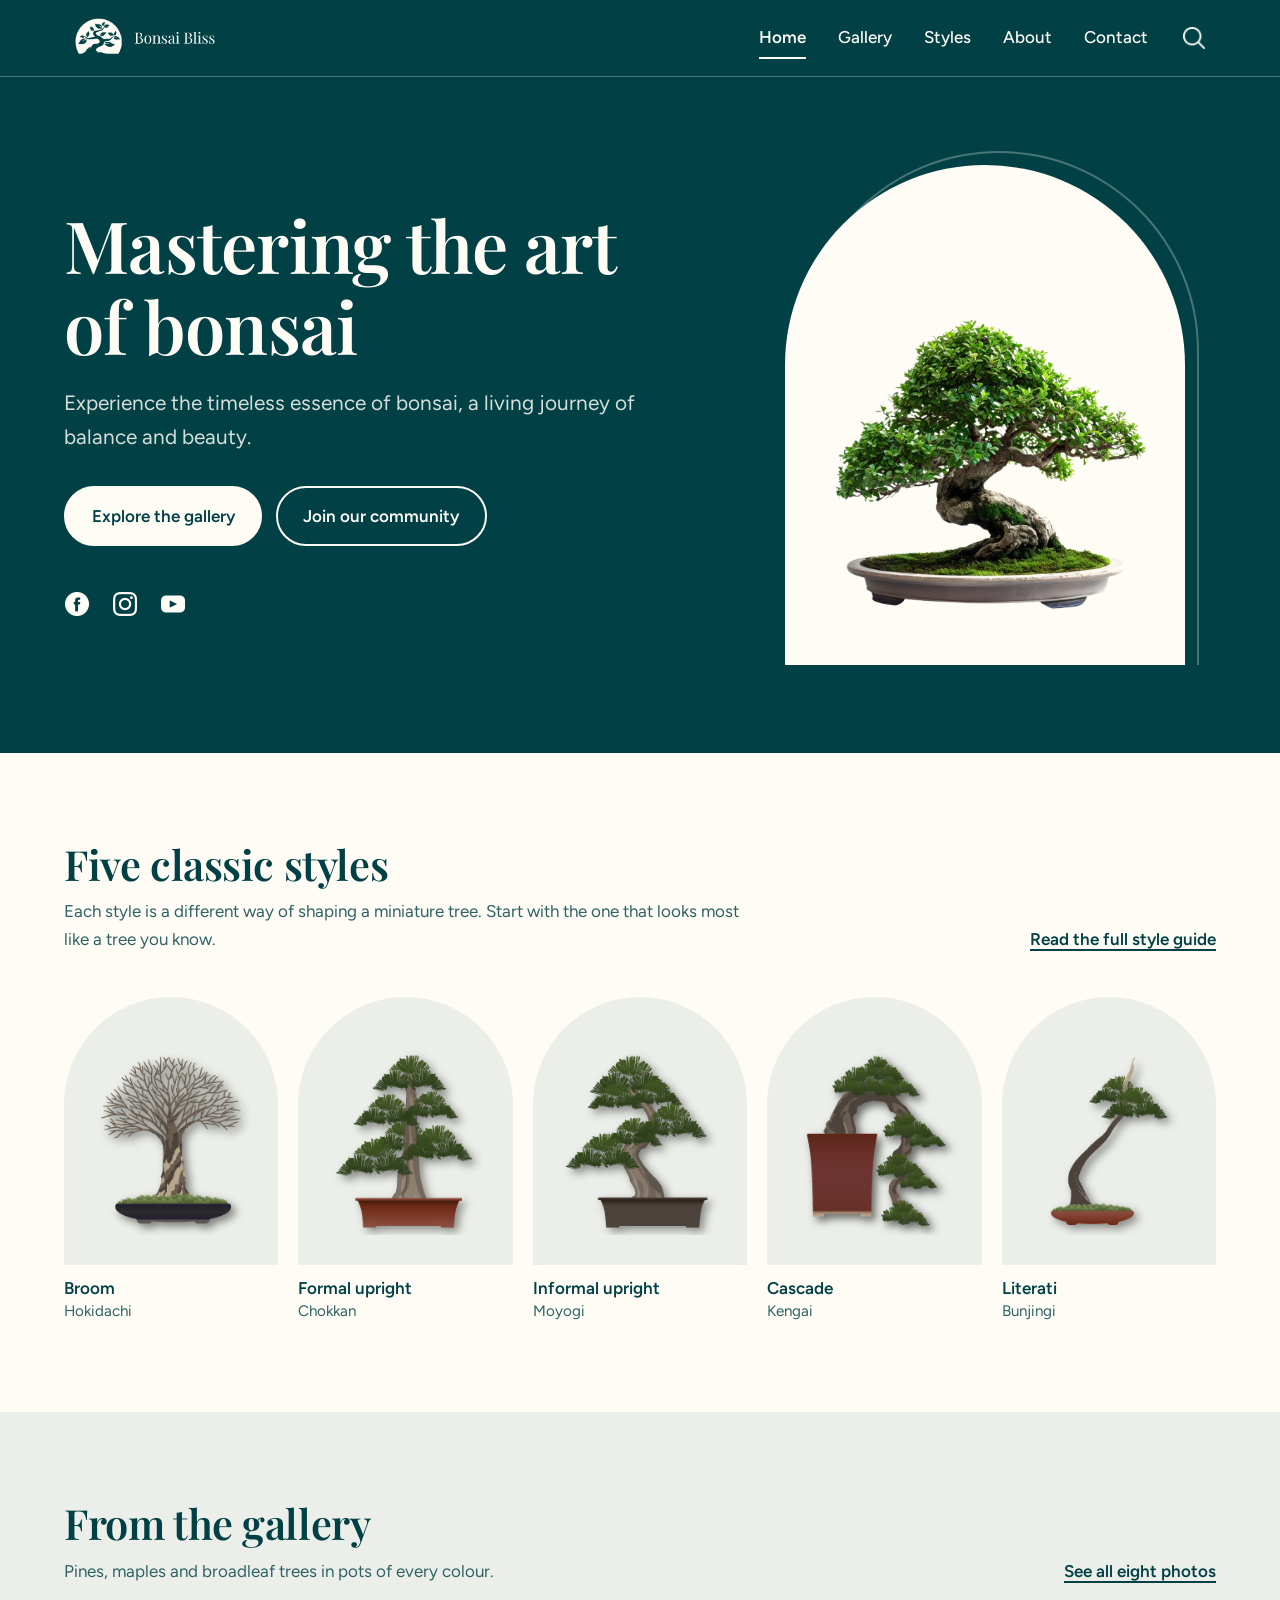
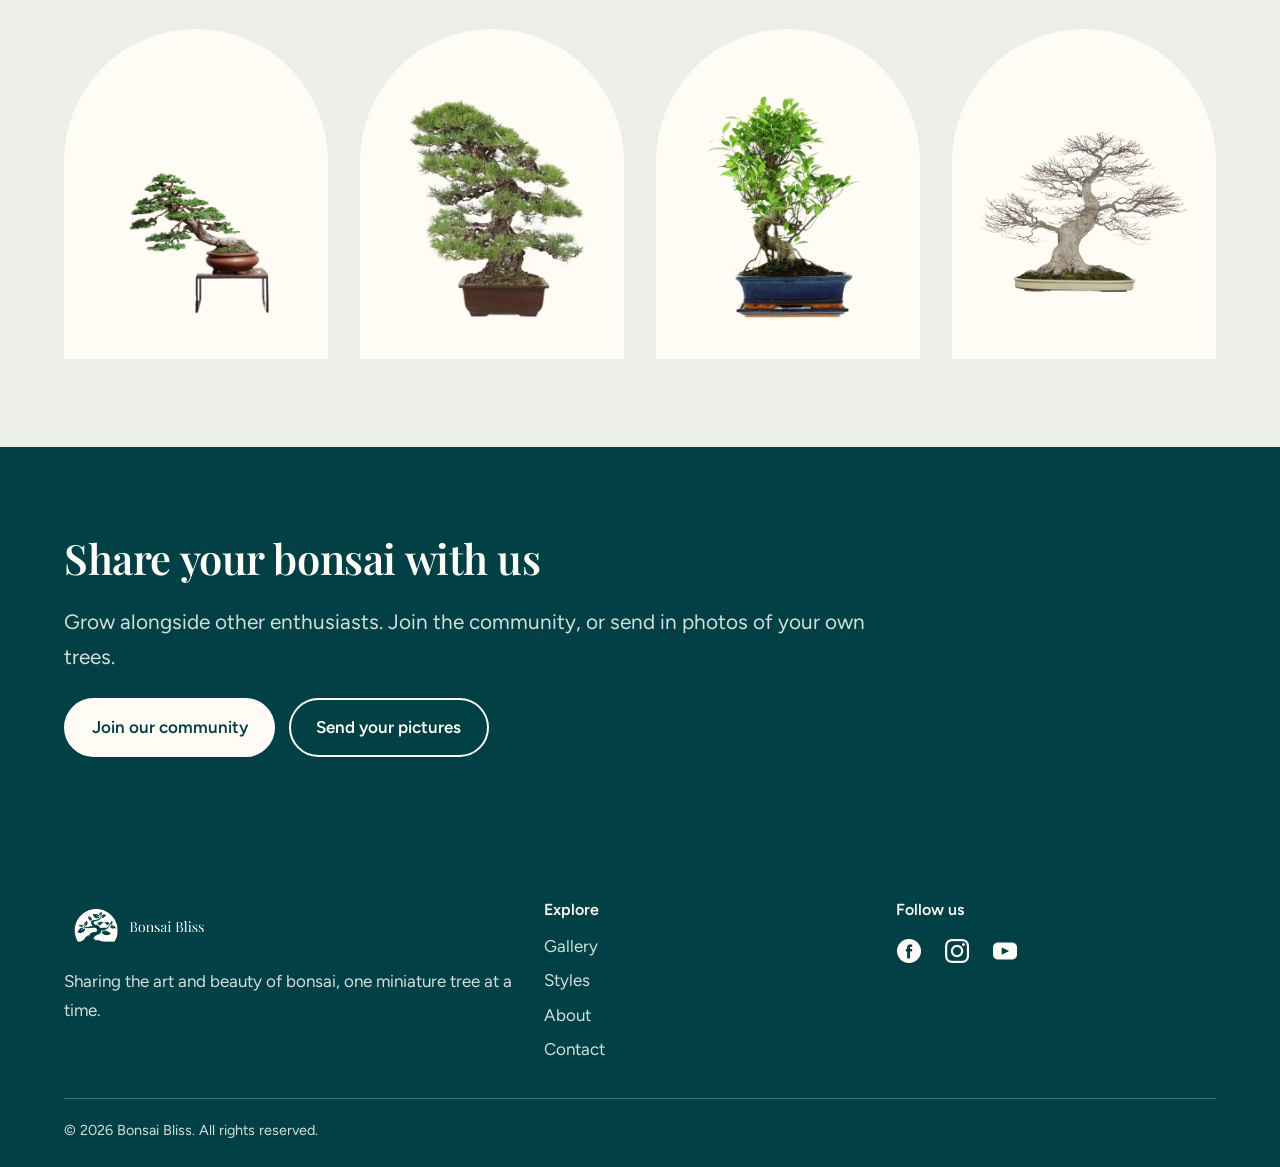
<file: index.html>
<!DOCTYPE html>
<html lang="en">
<head>
  <meta charset="UTF-8">
  <meta name="viewport" content="width=device-width, initial-scale=1.0">
  <title>Bonsai Bliss | Mastering the art of bonsai</title>
  <meta name="description" content="Bonsai Bliss shares the art and beauty of bonsai with guides to classic styles, a photo gallery and a welcoming community.">
  <meta name="theme-color" content="#014045">
  <link rel="icon" href="images/favicon.png" type="image/png">
  <link rel="preconnect" href="https://fonts.googleapis.com">
  <link rel="preconnect" href="https://fonts.gstatic.com" crossorigin>
  <link rel="stylesheet" href="https://fonts.googleapis.com/css2?family=Figtree:wght@400;500;600&family=Playfair+Display:ital,wght@0,500;0,600;0,700;1,500&display=swap">
  <link rel="stylesheet" href="css/site.css">
  <script>document.documentElement.classList.add("js");</script>
</head>
<body>
  <a class="skip" href="#main">Skip to content</a>

  <header class="site-header on-teal">
    <div class="wrap bar">
      <a class="brand" href="index.html" aria-label="Bonsai Bliss home"><img src="images/logo-bone.png" alt="Bonsai Bliss" width="167" height="56"></a>
      <nav class="site-nav" id="site-nav" aria-label="Main">
        <ul>
          <li><a href="index.html" aria-current="page">Home</a></li>
          <li><a href="gallery.html">Gallery</a></li>
          <li><a href="styles.html">Styles</a></li>
          <li><a href="about.html">About</a></li>
          <li><a href="contact.html">Contact</a></li>
        </ul>
      </nav>
      <div class="tools">
        <button class="icon-btn" type="button" data-search-open aria-label="Search the site"><img src="images/icons/search-bone.png" alt="" width="22" height="22"></button>
        <button class="icon-btn nav-toggle" type="button" aria-expanded="false" aria-controls="site-nav" aria-label="Menu"><img src="images/icons/menu-burger-bone.png" alt="" width="22" height="22"></button>
      </div>
    </div>
  </header>

  <main id="main">
    <section class="hero on-teal">
      <div class="wrap">
        <div>
          <h1>Mastering the art of bonsai</h1>
          <p class="lead">Experience the timeless essence of bonsai, a living journey of balance and beauty.</p>
          <div class="btn-row">
            <a class="btn" href="gallery.html">Explore the gallery</a>
            <a class="btn btn-ghost" href="contact.html">Join our community</a>
          </div>
          <div class="socials" aria-label="Follow Bonsai Bliss">
            <a href="#" aria-label="Facebook"><img src="images/icons/fb-bone.png" alt="" width="24" height="24"></a>
            <a href="#" aria-label="Instagram"><img src="images/icons/insta-bone.png" alt="" width="24" height="24"></a>
            <a href="#" aria-label="YouTube"><img src="images/icons/youtube-bone.png" alt="" width="24" height="24"></a>
          </div>
        </div>
        <div class="hero-art">
          <div class="arch"><img src="images/hero-bonsai.png" alt="A bonsai tree with a thick, curving trunk and a full green canopy in a shallow dish" width="500" height="500"></div>
        </div>
      </div>
    </section>

    <section class="section">
      <div class="wrap">
        <div class="section-head">
          <div>
            <h2>Five classic styles</h2>
            <p class="muted">Each style is a different way of shaping a miniature tree. Start with the one that looks most like a tree you know.</p>
          </div>
          <a class="text-link" href="styles.html">Read the full style guide</a>
        </div>
        <ul class="style-strip">
          <li><a href="styles.html#broom"><span class="arch arch--multiply"><img src="images/styles/style1.jpg" alt="" width="216" height="224" loading="lazy"></span><span class="name">Broom</span><span class="jp">Hokidachi</span></a></li>
          <li><a href="styles.html#formal-upright"><span class="arch arch--multiply"><img src="images/styles/style2.jpg" alt="" width="216" height="224" loading="lazy"></span><span class="name">Formal upright</span><span class="jp">Chokkan</span></a></li>
          <li><a href="styles.html#informal-upright"><span class="arch arch--multiply"><img src="images/styles/style3.jpg" alt="" width="216" height="224" loading="lazy"></span><span class="name">Informal upright</span><span class="jp">Moyogi</span></a></li>
          <li><a href="styles.html#cascade"><span class="arch arch--multiply"><img src="images/styles/style4.jpg" alt="" width="216" height="224" loading="lazy"></span><span class="name">Cascade</span><span class="jp">Kengai</span></a></li>
          <li><a href="styles.html#literati"><span class="arch arch--multiply"><img src="images/styles/style5.jpg" alt="" width="216" height="224" loading="lazy"></span><span class="name">Literati</span><span class="jp">Bunjingi</span></a></li>
        </ul>
      </div>
    </section>

    <section class="section section--mist">
      <div class="wrap">
        <div class="section-head">
          <div>
            <h2>From the gallery</h2>
            <p class="muted">Pines, maples and broadleaf trees in pots of every colour.</p>
          </div>
          <a class="text-link" href="gallery.html">See all eight photos</a>
        </div>
        <ul class="tiles tiles--preview">
          <li><a class="tile" href="gallery.html"><span class="arch" style="background:var(--bone)"><img src="images/gallery/bonsai1.png" alt="Windswept evergreen bonsai on a wooden stand" width="500" height="500" loading="lazy"></span></a></li>
          <li><a class="tile" href="gallery.html"><span class="arch" style="background:var(--bone)"><img src="images/gallery/bonsai5.png" alt="Layered pine bonsai in a brown rectangular pot" width="500" height="500" loading="lazy"></span></a></li>
          <li><a class="tile" href="gallery.html"><span class="arch" style="background:var(--bone)"><img src="images/gallery/bonsai7.png" alt="Twisted-trunk broadleaf bonsai in a blue pot" width="500" height="500" loading="lazy"></span></a></li>
          <li><a class="tile" href="gallery.html"><span class="arch" style="background:var(--bone)"><img src="images/gallery/bonsai2.png" alt="Bare-branched deciduous bonsai in winter" width="569" height="438" loading="lazy"></span></a></li>
        </ul>
      </div>
    </section>

    <section class="section section--teal on-teal">
      <div class="wrap" style="display:grid;gap:1.5rem;">
        <h2>Share your bonsai with us</h2>
        <p class="lead">Grow alongside other enthusiasts. Join the community, or send in photos of your own trees.</p>
        <div class="btn-row">
          <a class="btn" href="contact.html">Join our community</a>
          <a class="btn btn-ghost" href="contact.html#message">Send your pictures</a>
        </div>
      </div>
    </section>
  </main>

  <footer class="site-footer on-teal">
    <div class="wrap">
      <div class="cols">
        <div>
          <img class="logo" src="images/logo-bone.png" alt="Bonsai Bliss" width="155" height="52">
          <p class="muted">Sharing the art and beauty of bonsai, one miniature tree at a time.</p>
        </div>
        <nav aria-label="Footer">
          <h2>Explore</h2>
          <ul>
            <li><a href="gallery.html">Gallery</a></li>
            <li><a href="styles.html">Styles</a></li>
            <li><a href="about.html">About</a></li>
            <li><a href="contact.html">Contact</a></li>
          </ul>
        </nav>
        <div>
          <h2>Follow us</h2>
          <div class="socials">
            <a href="#" aria-label="Facebook"><img src="images/icons/fb-bone.png" alt="" width="24" height="24"></a>
            <a href="#" aria-label="Instagram"><img src="images/icons/insta-bone.png" alt="" width="24" height="24"></a>
            <a href="#" aria-label="YouTube"><img src="images/icons/youtube-bone.png" alt="" width="24" height="24"></a>
          </div>
        </div>
      </div>
      <p class="copyright">&copy; <span data-year>2025</span> Bonsai Bliss. All rights reserved.</p>
    </div>
  </footer>

  <script src="js/site.js"></script>
</body>
</html>
</file>
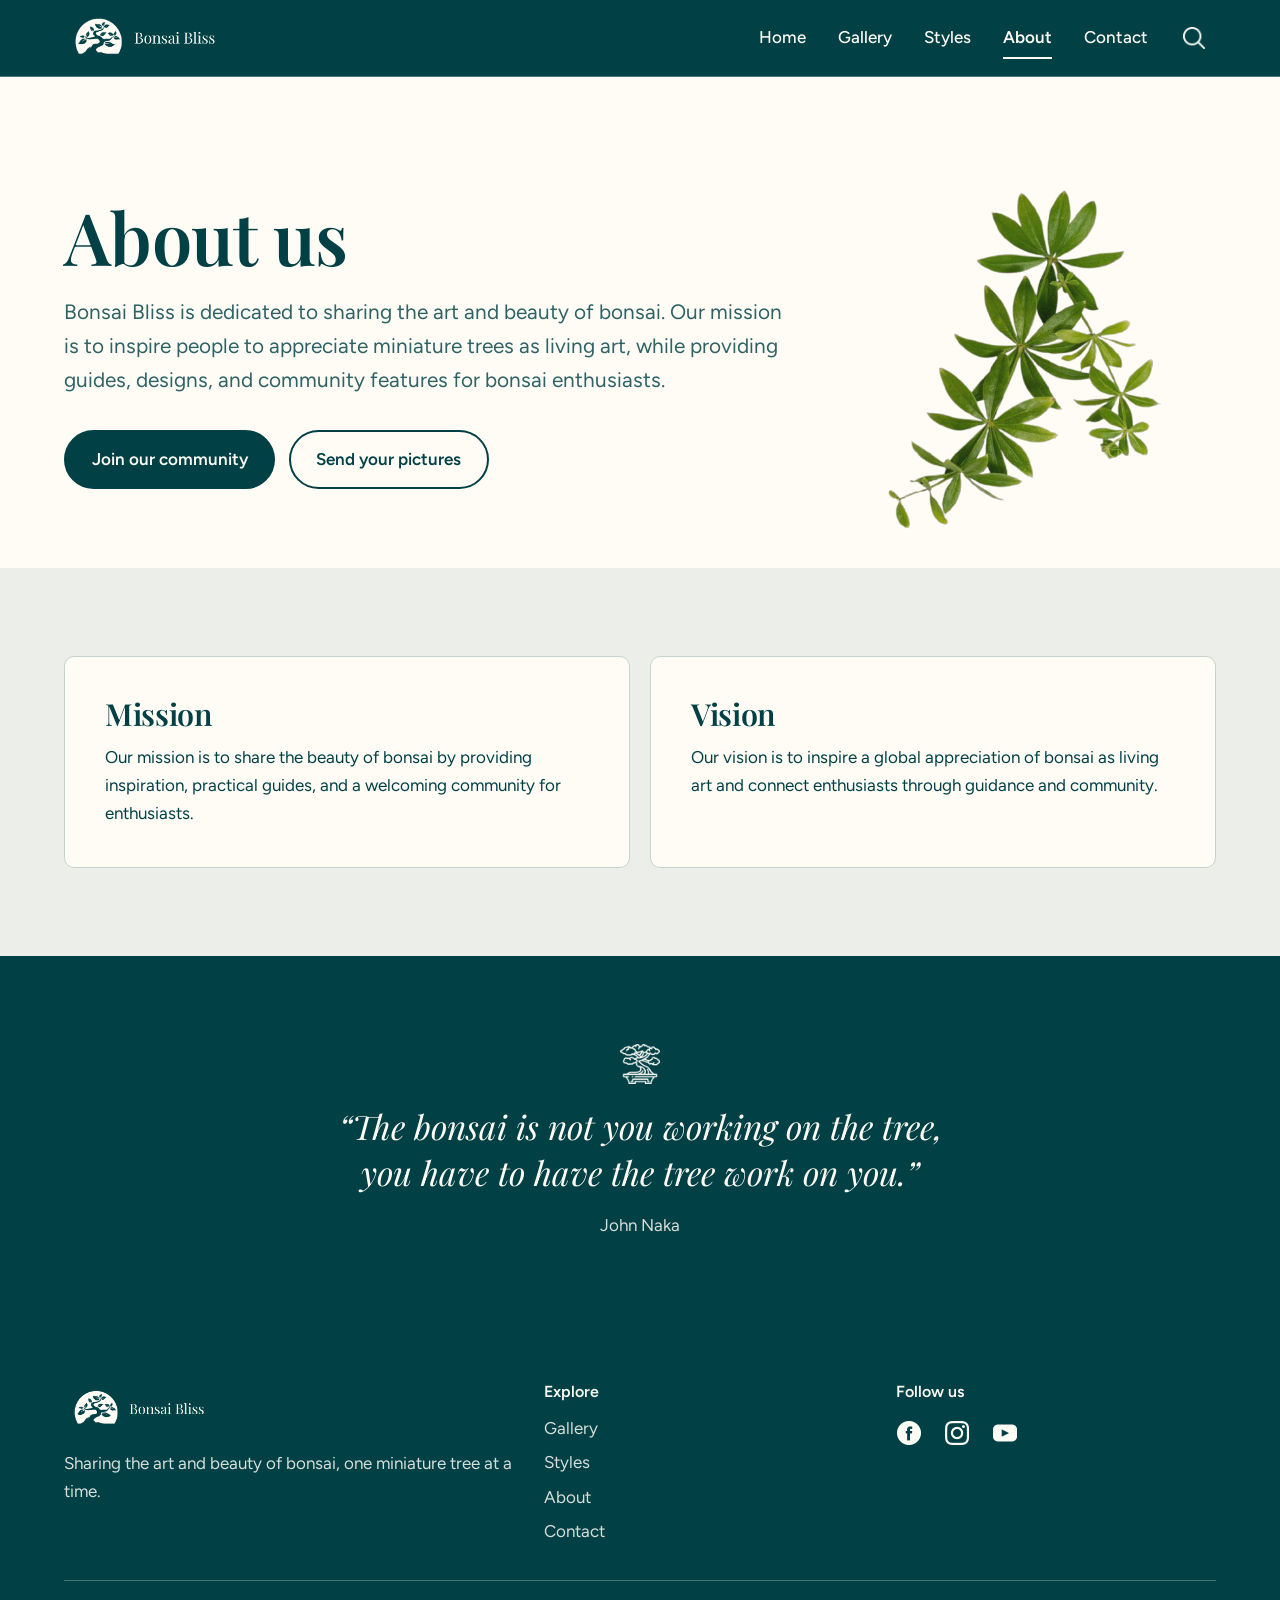
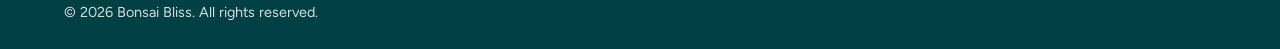
<file: about.html>
<!DOCTYPE html>
<html lang="en">
<head>
  <meta charset="UTF-8">
  <meta name="viewport" content="width=device-width, initial-scale=1.0">
  <title>About us | Bonsai Bliss</title>
  <meta name="description" content="Bonsai Bliss is dedicated to sharing the art and beauty of bonsai. Learn about our mission and vision.">
  <meta name="theme-color" content="#014045">
  <link rel="icon" href="images/favicon.png" type="image/png">
  <link rel="preconnect" href="https://fonts.googleapis.com">
  <link rel="preconnect" href="https://fonts.gstatic.com" crossorigin>
  <link rel="stylesheet" href="https://fonts.googleapis.com/css2?family=Figtree:wght@400;500;600&family=Playfair+Display:ital,wght@0,500;0,600;0,700;1,500&display=swap">
  <link rel="stylesheet" href="css/site.css">
  <script>document.documentElement.classList.add("js");</script>
</head>
<body>
  <a class="skip" href="#main">Skip to content</a>

  <header class="site-header on-teal">
    <div class="wrap bar">
      <a class="brand" href="index.html" aria-label="Bonsai Bliss home"><img src="images/logo-bone.png" alt="Bonsai Bliss" width="167" height="56"></a>
      <nav class="site-nav" id="site-nav" aria-label="Main">
        <ul>
          <li><a href="index.html">Home</a></li>
          <li><a href="gallery.html">Gallery</a></li>
          <li><a href="styles.html">Styles</a></li>
          <li><a href="about.html" aria-current="page">About</a></li>
          <li><a href="contact.html">Contact</a></li>
        </ul>
      </nav>
      <div class="tools">
        <button class="icon-btn" type="button" data-search-open aria-label="Search the site"><img src="images/icons/search-bone.png" alt="" width="22" height="22"></button>
        <button class="icon-btn nav-toggle" type="button" aria-expanded="false" aria-controls="site-nav" aria-label="Menu"><img src="images/icons/menu-burger-bone.png" alt="" width="22" height="22"></button>
      </div>
    </div>
  </header>

  <main id="main">
    <div class="wrap page-head">
      <div class="about-intro">
        <div>
          <h1>About us</h1>
          <p class="lead" style="margin-bottom:2rem">Bonsai Bliss is dedicated to sharing the art and beauty of bonsai. Our mission is to inspire people to appreciate miniature trees as living art, while providing guides, designs, and community features for bonsai enthusiasts.</p>
          <div class="btn-row">
            <a class="btn" href="contact.html">Join our community</a>
            <a class="btn btn-ghost" href="contact.html#message">Send your pictures</a>
          </div>
        </div>
        <img class="leaf" src="images/leaves.png" alt="" width="440" height="567">
      </div>
    </div>

    <section class="section section--mist">
      <div class="wrap pair">
        <div class="panel">
          <h2>Mission</h2>
          <p>Our mission is to share the beauty of bonsai by providing inspiration, practical guides, and a welcoming community for enthusiasts.</p>
        </div>
        <div class="panel">
          <h2>Vision</h2>
          <p>Our vision is to inspire a global appreciation of bonsai as living art and connect enthusiasts through guidance and community.</p>
        </div>
      </div>
    </section>

    <section class="section section--teal on-teal quote">
      <div class="wrap">
        <img src="images/icons/footer-bone.png" alt="" width="40" height="40">
        <figure style="margin:0">
          <blockquote>&ldquo;The bonsai is not you working on the tree, you have to have the tree work on you.&rdquo;</blockquote>
          <figcaption><cite>John Naka</cite></figcaption>
        </figure>
      </div>
    </section>
  </main>

  <footer class="site-footer on-teal">
    <div class="wrap">
      <div class="cols">
        <div>
          <img class="logo" src="images/logo-bone.png" alt="Bonsai Bliss" width="155" height="52">
          <p class="muted">Sharing the art and beauty of bonsai, one miniature tree at a time.</p>
        </div>
        <nav aria-label="Footer">
          <h2>Explore</h2>
          <ul>
            <li><a href="gallery.html">Gallery</a></li>
            <li><a href="styles.html">Styles</a></li>
            <li><a href="about.html">About</a></li>
            <li><a href="contact.html">Contact</a></li>
          </ul>
        </nav>
        <div>
          <h2>Follow us</h2>
          <div class="socials">
            <a href="#" aria-label="Facebook"><img src="images/icons/fb-bone.png" alt="" width="24" height="24"></a>
            <a href="#" aria-label="Instagram"><img src="images/icons/insta-bone.png" alt="" width="24" height="24"></a>
            <a href="#" aria-label="YouTube"><img src="images/icons/youtube-bone.png" alt="" width="24" height="24"></a>
          </div>
        </div>
      </div>
      <p class="copyright">&copy; <span data-year>2025</span> Bonsai Bliss. All rights reserved.</p>
    </div>
  </footer>

  <script src="js/site.js"></script>
</body>
</html>
</file>
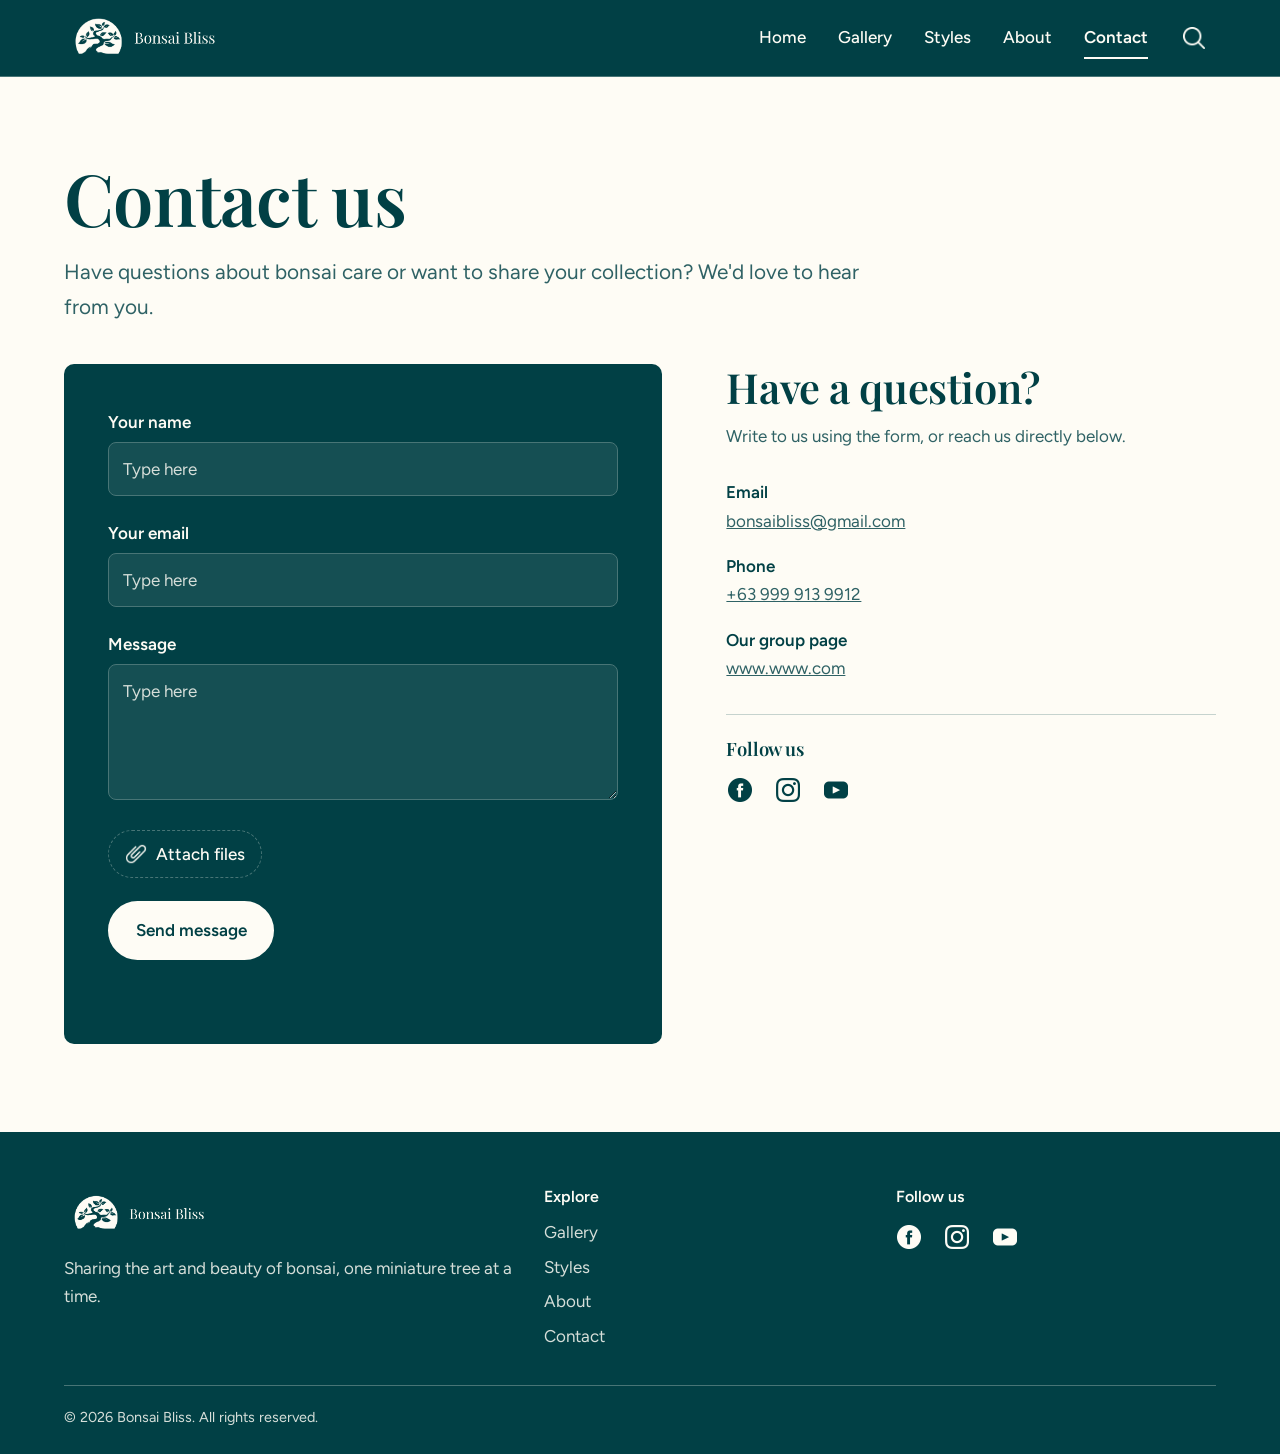
<file: contact.html>
<!DOCTYPE html>
<html lang="en">
<head>
  <meta charset="UTF-8">
  <meta name="viewport" content="width=device-width, initial-scale=1.0">
  <title>Contact us | Bonsai Bliss</title>
  <meta name="description" content="Questions about bonsai care, or want to share your collection? Get in touch with Bonsai Bliss.">
  <meta name="theme-color" content="#014045">
  <link rel="icon" href="images/favicon.png" type="image/png">
  <link rel="preconnect" href="https://fonts.googleapis.com">
  <link rel="preconnect" href="https://fonts.gstatic.com" crossorigin>
  <link rel="stylesheet" href="https://fonts.googleapis.com/css2?family=Figtree:wght@400;500;600&family=Playfair+Display:ital,wght@0,500;0,600;0,700;1,500&display=swap">
  <link rel="stylesheet" href="css/site.css">
  <script>document.documentElement.classList.add("js");</script>
</head>
<body>
  <a class="skip" href="#main">Skip to content</a>

  <header class="site-header on-teal">
    <div class="wrap bar">
      <a class="brand" href="index.html" aria-label="Bonsai Bliss home"><img src="images/logo-bone.png" alt="Bonsai Bliss" width="167" height="56"></a>
      <nav class="site-nav" id="site-nav" aria-label="Main">
        <ul>
          <li><a href="index.html">Home</a></li>
          <li><a href="gallery.html">Gallery</a></li>
          <li><a href="styles.html">Styles</a></li>
          <li><a href="about.html">About</a></li>
          <li><a href="contact.html" aria-current="page">Contact</a></li>
        </ul>
      </nav>
      <div class="tools">
        <button class="icon-btn" type="button" data-search-open aria-label="Search the site"><img src="images/icons/search-bone.png" alt="" width="22" height="22"></button>
        <button class="icon-btn nav-toggle" type="button" aria-expanded="false" aria-controls="site-nav" aria-label="Menu"><img src="images/icons/menu-burger-bone.png" alt="" width="22" height="22"></button>
      </div>
    </div>
  </header>

  <main id="main">
    <div class="wrap page-head">
      <h1>Contact us</h1>
      <p class="lead">Have questions about bonsai care or want to share your collection? We'd love to hear from you.</p>
    </div>

    <div class="wrap contact-grid">
      <div class="form-card on-teal">
        <form id="contact-form" action="#" method="post" novalidate>
          <div class="field">
            <label for="name">Your name</label>
            <input type="text" id="name" name="name" autocomplete="name" required placeholder="Type here">
          </div>
          <div class="field">
            <label for="email">Your email</label>
            <input type="email" id="email" name="email" autocomplete="email" required placeholder="Type here">
          </div>
          <div class="field">
            <label for="message">Message</label>
            <textarea id="message" name="message" required placeholder="Type here"></textarea>
          </div>
          <div class="field">
            <label class="attach">
              <img src="images/icons/attach-bone.png" alt="" width="22" height="22">
              <span>Attach files</span>
              <input type="file" id="file-upload" name="attached_files" multiple>
            </label>
            <p class="file-names" id="file-names"></p>
          </div>
          <button type="submit" class="btn">Send message</button>
          <p class="form-status" id="form-status" role="status" aria-live="polite"></p>
        </form>
      </div>

      <div class="contact-details">
        <h2>Have a question?</h2>
        <p class="muted">Write to us using the form, or reach us directly below.</p>

        <dl class="contact-list">
          <div><dt>Email</dt><dd><a href="mailto:bonsaibliss@gmail.com">bonsaibliss@gmail.com</a></dd></div>
          <div><dt>Phone</dt><dd><a href="tel:+639999139912">+63 999 913 9912</a></dd></div>
          <div><dt>Our group page</dt><dd><a href="http://www.www.com">www.www.com</a></dd></div>
        </dl>

        <div class="follow">
          <h3>Follow us</h3>
          <div class="socials">
            <a href="#" aria-label="Facebook"><img src="images/icons/fb-teal.png" alt="" width="24" height="24"></a>
            <a href="#" aria-label="Instagram"><img src="images/icons/insta-teal.png" alt="" width="24" height="24"></a>
            <a href="#" aria-label="YouTube"><img src="images/icons/youtube-teal.png" alt="" width="24" height="24"></a>
          </div>
        </div>
      </div>
    </div>
  </main>

  <footer class="site-footer on-teal">
    <div class="wrap">
      <div class="cols">
        <div>
          <img class="logo" src="images/logo-bone.png" alt="Bonsai Bliss" width="155" height="52">
          <p class="muted">Sharing the art and beauty of bonsai, one miniature tree at a time.</p>
        </div>
        <nav aria-label="Footer">
          <h2>Explore</h2>
          <ul>
            <li><a href="gallery.html">Gallery</a></li>
            <li><a href="styles.html">Styles</a></li>
            <li><a href="about.html">About</a></li>
            <li><a href="contact.html">Contact</a></li>
          </ul>
        </nav>
        <div>
          <h2>Follow us</h2>
          <div class="socials">
            <a href="#" aria-label="Facebook"><img src="images/icons/fb-bone.png" alt="" width="24" height="24"></a>
            <a href="#" aria-label="Instagram"><img src="images/icons/insta-bone.png" alt="" width="24" height="24"></a>
            <a href="#" aria-label="YouTube"><img src="images/icons/youtube-bone.png" alt="" width="24" height="24"></a>
          </div>
        </div>
      </div>
      <p class="copyright">&copy; <span data-year>2025</span> Bonsai Bliss. All rights reserved.</p>
    </div>
  </footer>

  <script src="js/site.js"></script>
</body>
</html>
</file>
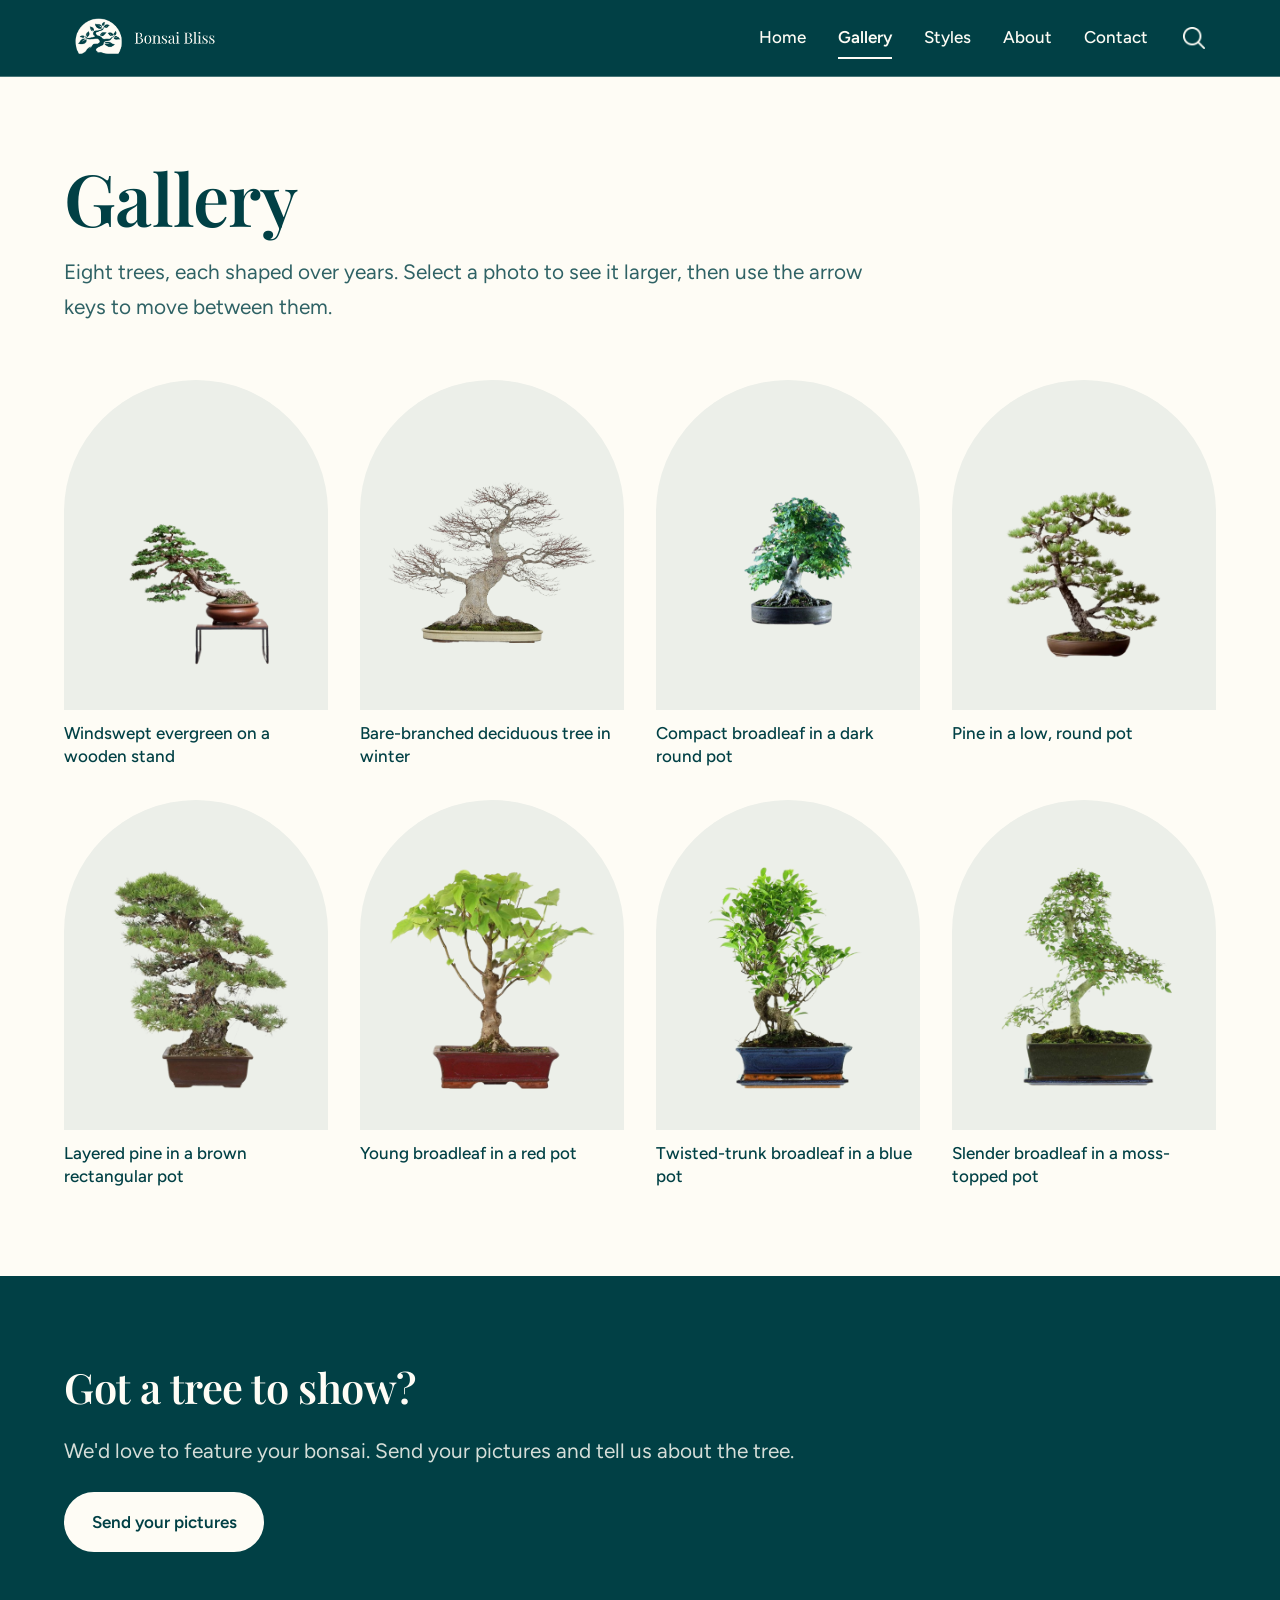
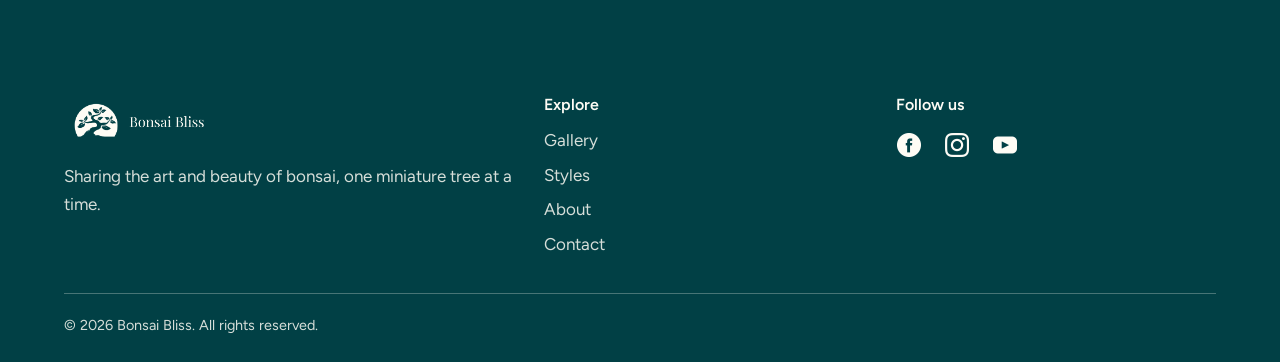
<file: gallery.html>
<!DOCTYPE html>
<html lang="en">
<head>
  <meta charset="UTF-8">
  <meta name="viewport" content="width=device-width, initial-scale=1.0">
  <title>Gallery | Bonsai Bliss</title>
  <meta name="description" content="A gallery of bonsai trees: pines, maples and broadleaf trees in pots of every colour.">
  <meta name="theme-color" content="#014045">
  <link rel="icon" href="images/favicon.png" type="image/png">
  <link rel="preconnect" href="https://fonts.googleapis.com">
  <link rel="preconnect" href="https://fonts.gstatic.com" crossorigin>
  <link rel="stylesheet" href="https://fonts.googleapis.com/css2?family=Figtree:wght@400;500;600&family=Playfair+Display:ital,wght@0,500;0,600;0,700;1,500&display=swap">
  <link rel="stylesheet" href="css/site.css">
  <script>document.documentElement.classList.add("js");</script>
</head>
<body>
  <a class="skip" href="#main">Skip to content</a>

  <header class="site-header on-teal">
    <div class="wrap bar">
      <a class="brand" href="index.html" aria-label="Bonsai Bliss home"><img src="images/logo-bone.png" alt="Bonsai Bliss" width="167" height="56"></a>
      <nav class="site-nav" id="site-nav" aria-label="Main">
        <ul>
          <li><a href="index.html">Home</a></li>
          <li><a href="gallery.html" aria-current="page">Gallery</a></li>
          <li><a href="styles.html">Styles</a></li>
          <li><a href="about.html">About</a></li>
          <li><a href="contact.html">Contact</a></li>
        </ul>
      </nav>
      <div class="tools">
        <button class="icon-btn" type="button" data-search-open aria-label="Search the site"><img src="images/icons/search-bone.png" alt="" width="22" height="22"></button>
        <button class="icon-btn nav-toggle" type="button" aria-expanded="false" aria-controls="site-nav" aria-label="Menu"><img src="images/icons/menu-burger-bone.png" alt="" width="22" height="22"></button>
      </div>
    </div>
  </header>

  <main id="main">
    <div class="wrap page-head">
      <h1>Gallery</h1>
      <p class="lead">Eight trees, each shaped over years. Select a photo to see it larger, then use the arrow keys to move between them.</p>
    </div>

    <section class="section" style="padding-top:1rem">
      <div class="wrap">
        <ul class="tiles">
          <li><button class="tile" type="button" data-lightbox data-full="images/gallery/bonsai1.png" data-caption="Windswept evergreen on a wooden stand"><span class="arch"><img src="images/gallery/bonsai1.png" alt="" width="500" height="500" loading="lazy"></span><span class="cap">Windswept evergreen on a wooden stand</span></button></li>
          <li><button class="tile" type="button" data-lightbox data-full="images/gallery/bonsai2.png" data-caption="Bare-branched deciduous tree in winter"><span class="arch"><img src="images/gallery/bonsai2.png" alt="" width="569" height="438" loading="lazy"></span><span class="cap">Bare-branched deciduous tree in winter</span></button></li>
          <li><button class="tile" type="button" data-lightbox data-full="images/gallery/bonsai3.png" data-caption="Compact broadleaf in a dark round pot"><span class="arch"><img src="images/gallery/bonsai3.png" alt="" width="567" height="440" loading="lazy"></span><span class="cap">Compact broadleaf in a dark round pot</span></button></li>
          <li><button class="tile" type="button" data-lightbox data-full="images/gallery/bonsai4.png" data-caption="Pine in a low, round pot"><span class="arch"><img src="images/gallery/bonsai4.png" alt="" width="500" height="500" loading="lazy"></span><span class="cap">Pine in a low, round pot</span></button></li>
          <li><button class="tile" type="button" data-lightbox data-full="images/gallery/bonsai5.png" data-caption="Layered pine in a brown rectangular pot"><span class="arch"><img src="images/gallery/bonsai5.png" alt="" width="500" height="500" loading="lazy"></span><span class="cap">Layered pine in a brown rectangular pot</span></button></li>
          <li><button class="tile" type="button" data-lightbox data-full="images/gallery/bonsai6.png" data-caption="Young broadleaf in a red pot"><span class="arch"><img src="images/gallery/bonsai6.png" alt="" width="500" height="500" loading="lazy"></span><span class="cap">Young broadleaf in a red pot</span></button></li>
          <li><button class="tile" type="button" data-lightbox data-full="images/gallery/bonsai7.png" data-caption="Twisted-trunk broadleaf in a blue pot"><span class="arch"><img src="images/gallery/bonsai7.png" alt="" width="500" height="500" loading="lazy"></span><span class="cap">Twisted-trunk broadleaf in a blue pot</span></button></li>
          <li><button class="tile" type="button" data-lightbox data-full="images/gallery/bonsai8.png" data-caption="Slender broadleaf in a moss-topped pot"><span class="arch"><img src="images/gallery/bonsai8.png" alt="" width="500" height="500" loading="lazy"></span><span class="cap">Slender broadleaf in a moss-topped pot</span></button></li>
        </ul>
      </div>
    </section>

    <section class="section section--teal on-teal">
      <div class="wrap" style="display:grid;gap:1.5rem;">
        <h2>Got a tree to show?</h2>
        <p class="lead">We'd love to feature your bonsai. Send your pictures and tell us about the tree.</p>
        <div class="btn-row"><a class="btn" href="contact.html#message">Send your pictures</a></div>
      </div>
    </section>
  </main>

  <footer class="site-footer on-teal">
    <div class="wrap">
      <div class="cols">
        <div>
          <img class="logo" src="images/logo-bone.png" alt="Bonsai Bliss" width="155" height="52">
          <p class="muted">Sharing the art and beauty of bonsai, one miniature tree at a time.</p>
        </div>
        <nav aria-label="Footer">
          <h2>Explore</h2>
          <ul>
            <li><a href="gallery.html">Gallery</a></li>
            <li><a href="styles.html">Styles</a></li>
            <li><a href="about.html">About</a></li>
            <li><a href="contact.html">Contact</a></li>
          </ul>
        </nav>
        <div>
          <h2>Follow us</h2>
          <div class="socials">
            <a href="#" aria-label="Facebook"><img src="images/icons/fb-bone.png" alt="" width="24" height="24"></a>
            <a href="#" aria-label="Instagram"><img src="images/icons/insta-bone.png" alt="" width="24" height="24"></a>
            <a href="#" aria-label="YouTube"><img src="images/icons/youtube-bone.png" alt="" width="24" height="24"></a>
          </div>
        </div>
      </div>
      <p class="copyright">&copy; <span data-year>2025</span> Bonsai Bliss. All rights reserved.</p>
    </div>
  </footer>

  <script src="js/site.js"></script>
</body>
</html>
</file>
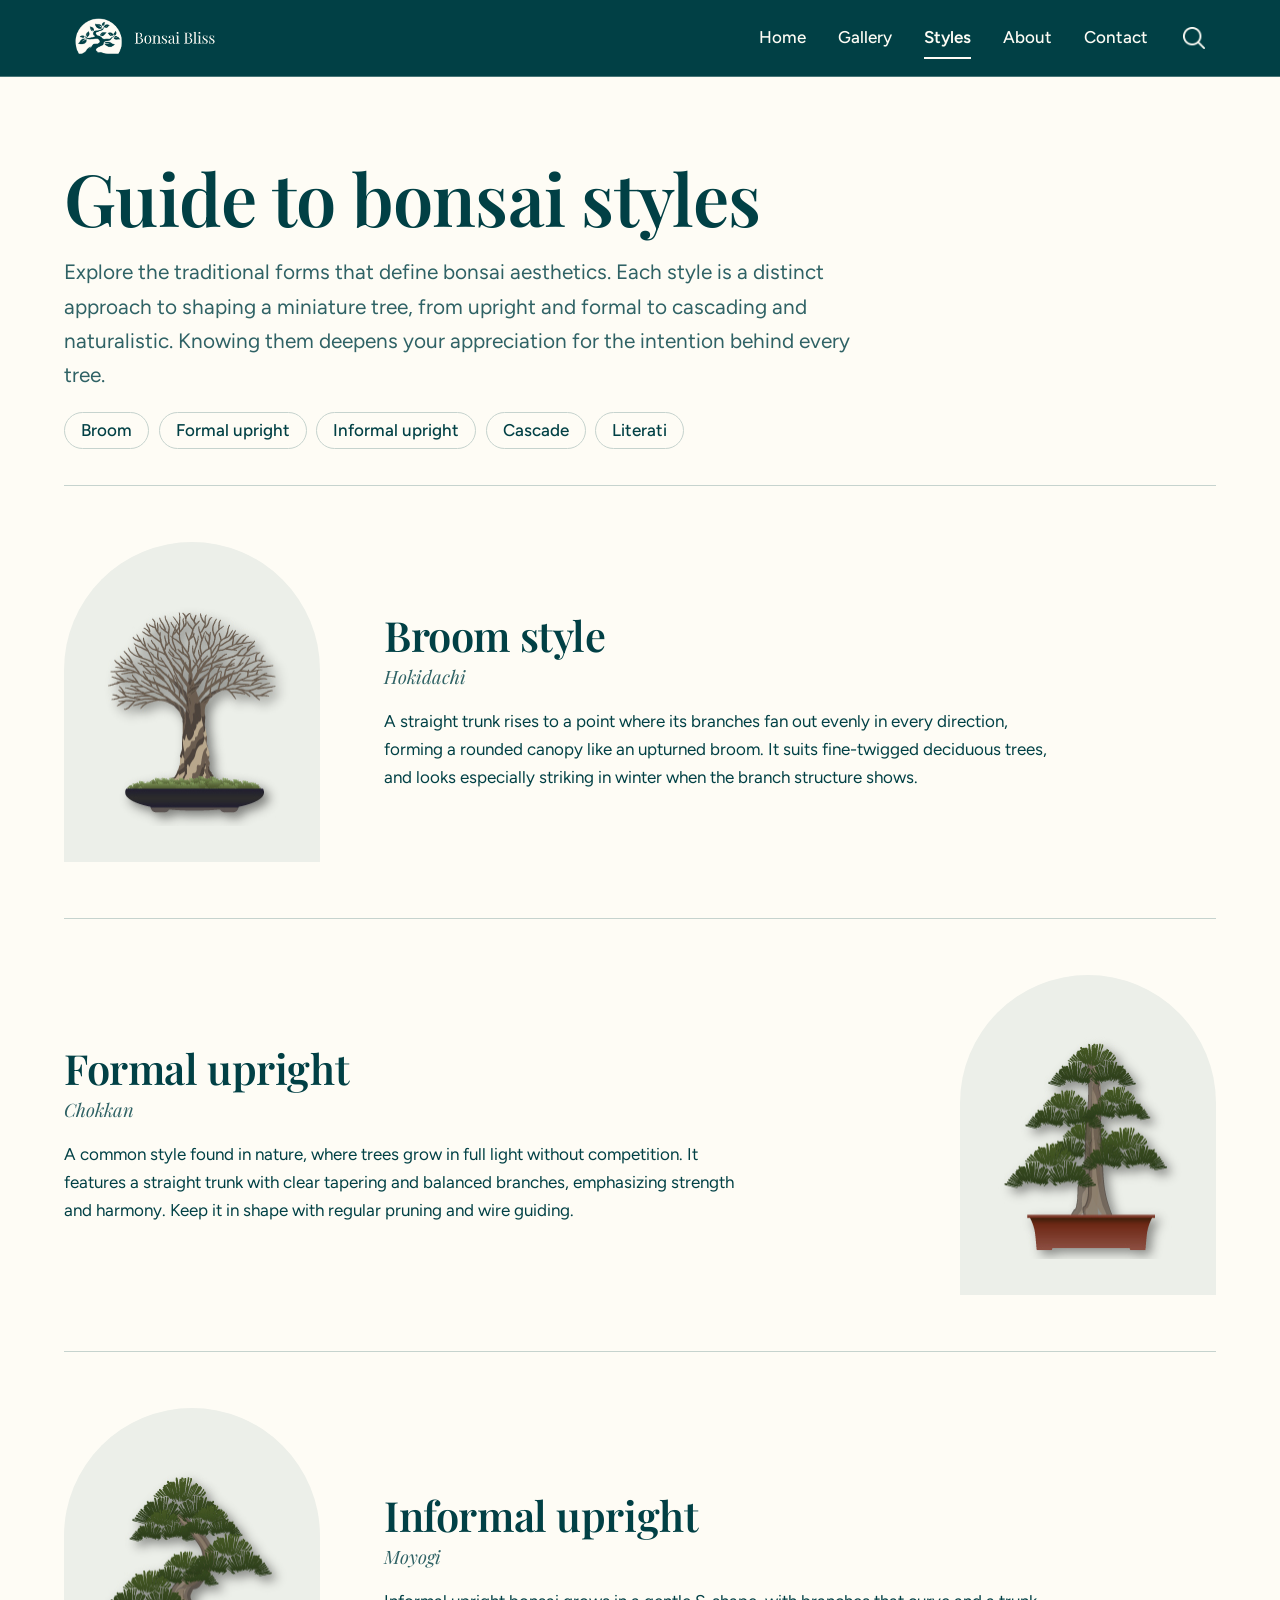
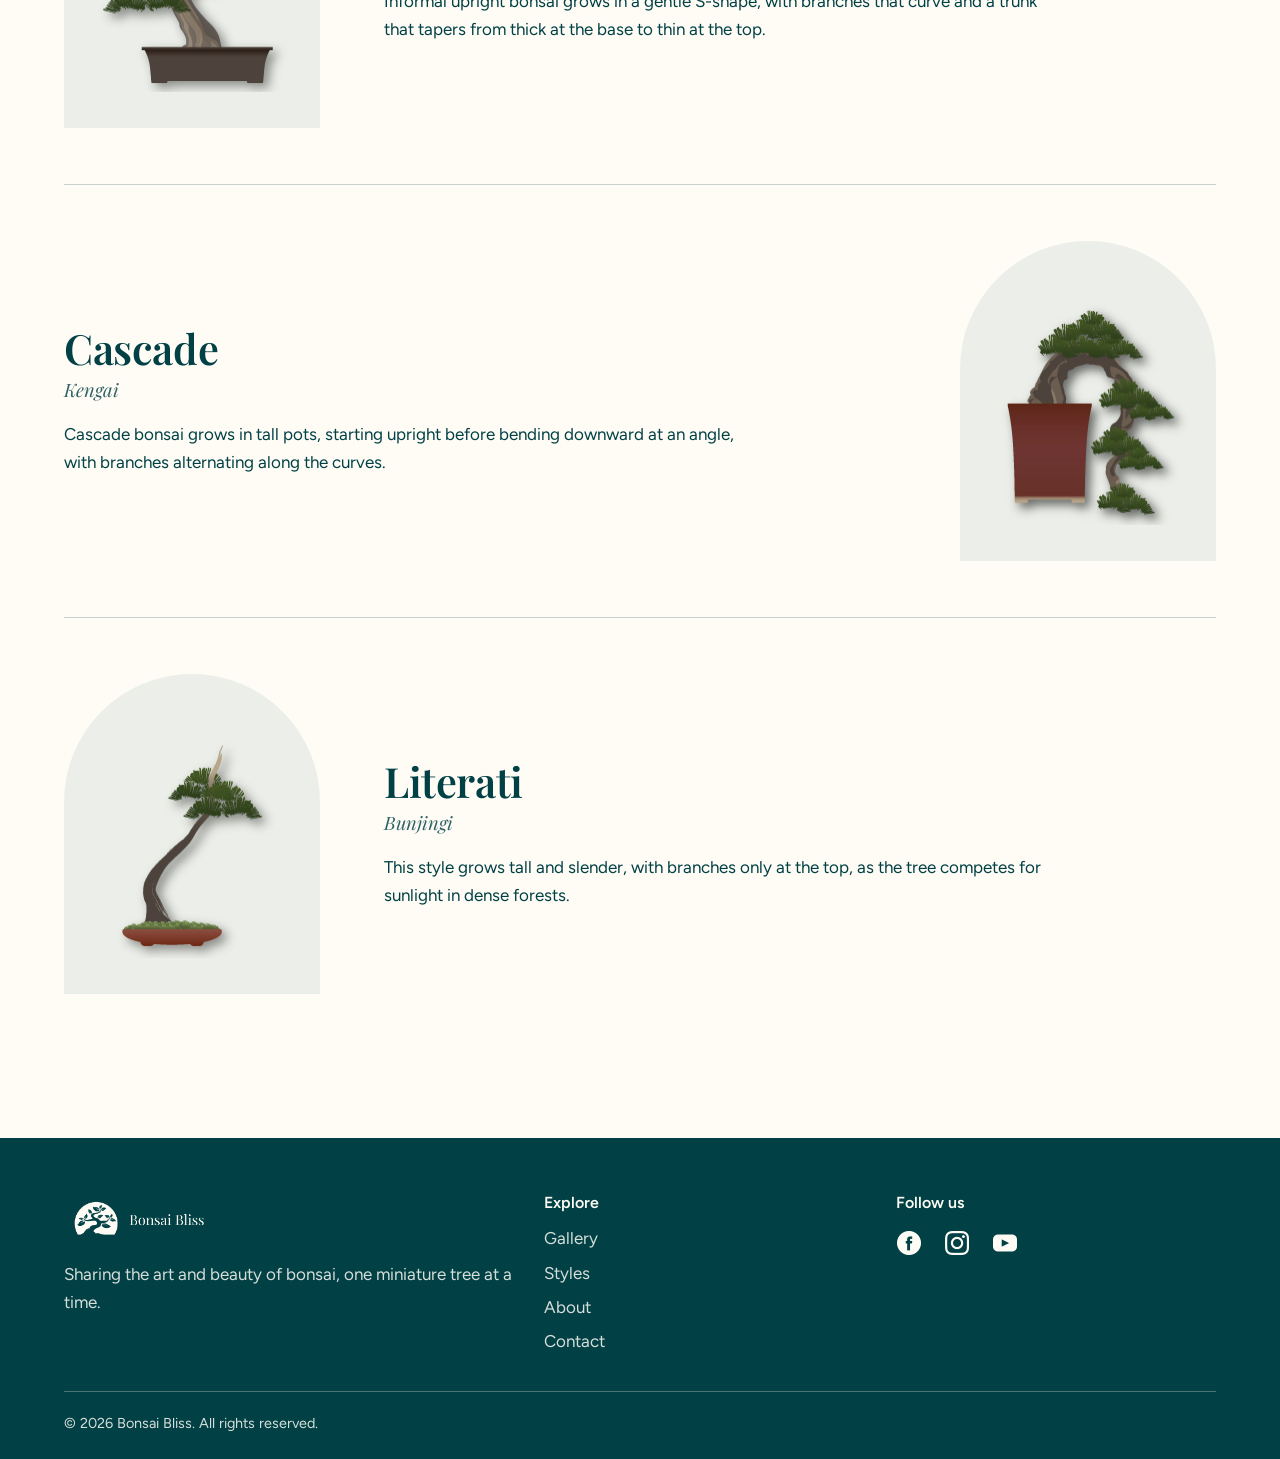
<file: styles.html>
<!DOCTYPE html>
<html lang="en">
<head>
  <meta charset="UTF-8">
  <meta name="viewport" content="width=device-width, initial-scale=1.0">
  <title>Bonsai styles | Bonsai Bliss</title>
  <meta name="description" content="A guide to five classic bonsai styles: broom, formal upright, informal upright, cascade and literati.">
  <meta name="theme-color" content="#014045">
  <link rel="icon" href="images/favicon.png" type="image/png">
  <link rel="preconnect" href="https://fonts.googleapis.com">
  <link rel="preconnect" href="https://fonts.gstatic.com" crossorigin>
  <link rel="stylesheet" href="https://fonts.googleapis.com/css2?family=Figtree:wght@400;500;600&family=Playfair+Display:ital,wght@0,500;0,600;0,700;1,500&display=swap">
  <link rel="stylesheet" href="css/site.css">
  <script>document.documentElement.classList.add("js");</script>
</head>
<body>
  <a class="skip" href="#main">Skip to content</a>

  <header class="site-header on-teal">
    <div class="wrap bar">
      <a class="brand" href="index.html" aria-label="Bonsai Bliss home"><img src="images/logo-bone.png" alt="Bonsai Bliss" width="167" height="56"></a>
      <nav class="site-nav" id="site-nav" aria-label="Main">
        <ul>
          <li><a href="index.html">Home</a></li>
          <li><a href="gallery.html">Gallery</a></li>
          <li><a href="styles.html" aria-current="page">Styles</a></li>
          <li><a href="about.html">About</a></li>
          <li><a href="contact.html">Contact</a></li>
        </ul>
      </nav>
      <div class="tools">
        <button class="icon-btn" type="button" data-search-open aria-label="Search the site"><img src="images/icons/search-bone.png" alt="" width="22" height="22"></button>
        <button class="icon-btn nav-toggle" type="button" aria-expanded="false" aria-controls="site-nav" aria-label="Menu"><img src="images/icons/menu-burger-bone.png" alt="" width="22" height="22"></button>
      </div>
    </div>
  </header>

  <main id="main">
    <div class="wrap page-head">
      <h1>Guide to bonsai styles</h1>
      <p class="lead">Explore the traditional forms that define bonsai aesthetics. Each style is a distinct approach to shaping a miniature tree, from upright and formal to cascading and naturalistic. Knowing them deepens your appreciation for the intention behind every tree.</p>
      <ul class="chips" aria-label="Jump to a style">
        <li><a href="#broom">Broom</a></li>
        <li><a href="#formal-upright">Formal upright</a></li>
        <li><a href="#informal-upright">Informal upright</a></li>
        <li><a href="#cascade">Cascade</a></li>
        <li><a href="#literati">Literati</a></li>
      </ul>
    </div>

    <div class="wrap" style="padding-bottom:clamp(3rem,7vw,5.5rem)">
      <article class="style-row" id="broom">
        <div class="arch arch--multiply"><img src="images/styles/style1.jpg" alt="Broom style bonsai: a straight trunk with fine branches fanning out into a rounded, bare canopy" width="216" height="224" loading="lazy"></div>
        <div>
          <h2>Broom style</h2>
          <p class="jp">Hokidachi</p>
          <p>A straight trunk rises to a point where its branches fan out evenly in every direction, forming a rounded canopy like an upturned broom. It suits fine-twigged deciduous trees, and looks especially striking in winter when the branch structure shows.</p>
        </div>
      </article>

      <article class="style-row" id="formal-upright">
        <div class="arch arch--multiply"><img src="images/styles/style2.jpg" alt="Formal upright bonsai: a straight, tapering trunk with balanced tiers of branches" width="216" height="224" loading="lazy"></div>
        <div>
          <h2>Formal upright</h2>
          <p class="jp">Chokkan</p>
          <p>A common style found in nature, where trees grow in full light without competition. It features a straight trunk with clear tapering and balanced branches, emphasizing strength and harmony. Keep it in shape with regular pruning and wire guiding.</p>
        </div>
      </article>

      <article class="style-row" id="informal-upright">
        <div class="arch arch--multiply"><img src="images/styles/style3.jpg" alt="Informal upright bonsai: a gently curving S-shaped trunk with branches along the curves" width="216" height="224" loading="lazy"></div>
        <div>
          <h2>Informal upright</h2>
          <p class="jp">Moyogi</p>
          <p>Informal upright bonsai grows in a gentle S-shape, with branches that curve and a trunk that tapers from thick at the base to thin at the top.</p>
        </div>
      </article>

      <article class="style-row" id="cascade">
        <div class="arch arch--multiply"><img src="images/styles/style4.jpg" alt="Cascade bonsai: a trunk that rises, then bends downward below the rim of a tall pot" width="216" height="224" loading="lazy"></div>
        <div>
          <h2>Cascade</h2>
          <p class="jp">Kengai</p>
          <p>Cascade bonsai grows in tall pots, starting upright before bending downward at an angle, with branches alternating along the curves.</p>
        </div>
      </article>

      <article class="style-row" id="literati">
        <div class="arch arch--multiply"><img src="images/styles/style5.jpg" alt="Literati bonsai: a tall, slender trunk with foliage only at the top" width="216" height="224" loading="lazy"></div>
        <div>
          <h2>Literati</h2>
          <p class="jp">Bunjingi</p>
          <p>This style grows tall and slender, with branches only at the top, as the tree competes for sunlight in dense forests.</p>
        </div>
      </article>
    </div>
  </main>

  <footer class="site-footer on-teal">
    <div class="wrap">
      <div class="cols">
        <div>
          <img class="logo" src="images/logo-bone.png" alt="Bonsai Bliss" width="155" height="52">
          <p class="muted">Sharing the art and beauty of bonsai, one miniature tree at a time.</p>
        </div>
        <nav aria-label="Footer">
          <h2>Explore</h2>
          <ul>
            <li><a href="gallery.html">Gallery</a></li>
            <li><a href="styles.html">Styles</a></li>
            <li><a href="about.html">About</a></li>
            <li><a href="contact.html">Contact</a></li>
          </ul>
        </nav>
        <div>
          <h2>Follow us</h2>
          <div class="socials">
            <a href="#" aria-label="Facebook"><img src="images/icons/fb-bone.png" alt="" width="24" height="24"></a>
            <a href="#" aria-label="Instagram"><img src="images/icons/insta-bone.png" alt="" width="24" height="24"></a>
            <a href="#" aria-label="YouTube"><img src="images/icons/youtube-bone.png" alt="" width="24" height="24"></a>
          </div>
        </div>
      </div>
      <p class="copyright">&copy; <span data-year>2025</span> Bonsai Bliss. All rights reserved.</p>
    </div>
  </footer>

  <script src="js/site.js"></script>
</body>
</html>
</file>
<file: css/site.css>
/* ==========================================================================
   Bonsai Bliss — shared stylesheet
   Palette: deep teal #014045 + bone white #FEFCF5 (everything else is a tint of these)
   Signature shape: the arch, taken from the semicircle in the logo.
   ========================================================================== */

:root {
  --teal: #014045;
  --teal-deep: #012c30;
  --bone: #FEFCF5;

  --mist: color-mix(in srgb, var(--teal) 7%, var(--bone));       /* quiet panels */
  --line: color-mix(in srgb, var(--teal) 22%, var(--bone));      /* hairlines on bone */
  --ink-soft: color-mix(in srgb, var(--teal) 82%, var(--bone));  /* secondary text on bone */
  --bone-soft: color-mix(in srgb, var(--bone) 84%, var(--teal)); /* secondary text on teal */
  --bone-line: color-mix(in srgb, var(--bone) 28%, var(--teal)); /* hairlines on teal */

  --font-display: "Playfair Display", Georgia, "Times New Roman", serif;
  --font-body: "Figtree", "Segoe UI", system-ui, -apple-system, sans-serif;

  --focus: var(--teal);
  --radius: 10px;
  --gutter: clamp(1.25rem, 4vw, 3rem);
}

/* ---------- Reset & base ---------- */
*, *::before, *::after { box-sizing: border-box; }
* { margin: 0; }
html { scroll-behavior: smooth; -webkit-text-size-adjust: 100%; }
body {
  background: var(--bone);
  color: var(--teal);
  font-family: var(--font-body);
  font-size: 1.0625rem;
  line-height: 1.65;
  min-height: 100vh;
  display: flex;
  flex-direction: column;
}
main { flex: 1 0 auto; }
img { display: block; max-width: 100%; height: auto; }
a { color: inherit; }
button, input, textarea { font: inherit; color: inherit; }
ul { padding: 0; list-style: none; }

:focus-visible { outline: 3px solid var(--focus); outline-offset: 3px; border-radius: 3px; }
.on-teal { --focus: var(--bone); }

.skip {
  position: absolute; left: 1rem; top: -4rem; z-index: 100;
  background: var(--bone); color: var(--teal); padding: .6rem 1rem; border-radius: var(--radius);
  font-weight: 600;
}
.skip:focus { top: 1rem; }

.wrap { width: min(100% - 2 * var(--gutter), 72rem); margin-inline: auto; }

/* ---------- Type ---------- */
h1, h2, h3 { font-family: var(--font-display); font-weight: 600; line-height: 1.12; letter-spacing: -0.01em; }
h1 { font-size: clamp(2.5rem, 1.4rem + 4.6vw, 4.5rem); }
h2 { font-size: clamp(1.75rem, 1.2rem + 2vw, 2.6rem); }
h3 { font-size: 1.35rem; }
p { max-width: 62ch; }
.lead { font-size: clamp(1.1rem, 1rem + .5vw, 1.3rem); color: var(--ink-soft); }
.on-teal .lead, .on-teal .muted { color: var(--bone-soft); }
.muted { color: var(--ink-soft); }

/* ---------- Buttons ---------- */
.btn {
  display: inline-flex; align-items: center; justify-content: center;
  padding: .85rem 1.6rem; min-height: 3rem;
  background: var(--teal); color: var(--bone);
  border: 2px solid var(--teal); border-radius: 999px;
  font-weight: 600; text-decoration: none; cursor: pointer;
  transition: background-color .2s, color .2s, transform .2s;
}
.btn:hover { background: var(--teal-deep); border-color: var(--teal-deep); }
.btn-ghost { background: transparent; color: var(--teal); }
.btn-ghost:hover { background: var(--teal); color: var(--bone); border-color: var(--teal); }
.on-teal .btn { background: var(--bone); color: var(--teal); border-color: var(--bone); }
.on-teal .btn:hover { background: #fff; border-color: #fff; }
.on-teal .btn-ghost { background: transparent; color: var(--bone); border-color: var(--bone); }
.on-teal .btn-ghost:hover { background: var(--bone); color: var(--teal); }
.btn-row { display: flex; flex-wrap: wrap; gap: .85rem; }

/* ---------- Header ---------- */
.site-header {
  position: sticky; top: 0; z-index: 50;
  background: var(--teal); color: var(--bone);
  border-bottom: 1px solid var(--bone-line);
}
.site-header .bar { display: flex; align-items: center; gap: 1.5rem; min-height: 4.75rem; }
.brand img { height: 56px; width: auto; }
.site-nav { margin-left: auto; }
.site-nav ul { display: flex; gap: clamp(1rem, 2.5vw, 2.25rem); }
.site-nav a {
  display: inline-block; padding: .4rem 0; text-decoration: none; font-weight: 500;
  border-bottom: 2px solid transparent; transition: border-color .2s;
}
.site-nav a:hover { border-bottom-color: var(--bone-line); }
.site-nav a[aria-current="page"] { border-bottom-color: var(--bone); font-weight: 600; }
.tools { display: flex; gap: .25rem; }
.icon-btn {
  display: grid; place-items: center; width: 2.75rem; height: 2.75rem;
  background: none; border: 0; border-radius: 50%; cursor: pointer;
  transition: background-color .2s;
}
.icon-btn:hover { background: var(--bone-line); }
.icon-btn img { width: 22px; height: 22px; }
.nav-toggle { display: none; }

@media (max-width: 820px) {
  .nav-toggle { display: grid; }
  .site-nav { margin-left: 0; }
  .js .site-nav {
    display: none; position: absolute; left: 0; right: 0; top: 100%;
    background: var(--teal-deep); border-bottom: 1px solid var(--bone-line);
  }
  .js .site-header.is-open .site-nav { display: block; }
  .js .site-nav ul { flex-direction: column; gap: 0; padding: .5rem var(--gutter) 1rem; }
  .js .site-nav a { display: block; padding: .85rem 0; border-bottom: 1px solid var(--bone-line); }
  .tools { margin-left: auto; }
  .site-header .bar { flex-wrap: wrap; }
  html:not(.js) .site-nav { order: 3; width: 100%; padding-bottom: .75rem; }
  html:not(.js) .site-nav ul { flex-wrap: wrap; }
}

/* ---------- Sections ---------- */
.section { padding-block: clamp(3rem, 7vw, 5.5rem); }
.section--mist { background: var(--mist); }
.section--teal { background: var(--teal); color: var(--bone); }
.section-head { display: flex; flex-wrap: wrap; align-items: end; justify-content: space-between; gap: 1rem 2rem; margin-bottom: clamp(1.75rem, 4vw, 2.75rem); }
.section-head p { margin-top: .6rem; }
.text-link { font-weight: 600; text-underline-offset: .25em; text-decoration-thickness: 2px; }

.page-head { padding-block: clamp(3rem, 7vw, 5rem) clamp(1.5rem, 4vw, 2.5rem); }
.page-head h1 { margin-bottom: 1.1rem; }

/* ---------- Arch (signature shape) ---------- */
.arch { display: block; position: relative; background: var(--mist); border-radius: 999px 999px 0 0; overflow: hidden; }
.arch img { width: 100%; height: 100%; object-fit: contain; padding: 14% 8% 4%; }
.arch--multiply img { mix-blend-mode: multiply; padding: 10% 8% 0; }

/* ---------- Home: hero ---------- */
.hero { background: var(--teal); color: var(--bone); overflow: hidden; }
.hero .wrap { display: grid; gap: clamp(2rem, 5vw, 4rem); align-items: center; padding-block: clamp(2.5rem, 7vw, 5.5rem); }
@media (min-width: 860px) { .hero .wrap { grid-template-columns: 1.15fr .85fr; } }
.hero h1 { margin-bottom: 1.25rem; }
.hero p.lead { margin-bottom: 2rem; }
.hero .btn-row { margin-bottom: 2.25rem; }
.socials { display: flex; gap: .25rem; margin-left: -.55rem; }
.socials a { display: grid; place-items: center; width: 2.75rem; height: 2.75rem; border-radius: 50%; transition: background-color .2s; }
.socials a:hover { background: var(--bone-line); }
.socials img { width: 24px; height: 24px; }
.hero-art { position: relative; width: min(100%, 25rem); margin-inline: auto; }
.hero-art::before {
  content: ""; position: absolute; inset: -.9rem -.9rem 0 .9rem;
  border: 2px solid var(--bone-line); border-bottom: 0; border-radius: 999px 999px 0 0;
}
.hero-art .arch { aspect-ratio: 4 / 5; background: var(--bone); }
.hero-art .arch img { padding: 22% 6% 6%; object-position: center bottom; }

/* ---------- Home: styles strip ---------- */
.style-strip { display: grid; grid-template-columns: repeat(auto-fit, minmax(9rem, 1fr)); gap: 1.25rem; }
.style-strip a { text-decoration: none; display: block; }
.style-strip .arch { aspect-ratio: 4 / 5; transition: background-color .2s; }
.style-strip a:hover .arch { background: color-mix(in srgb, var(--teal) 14%, var(--bone)); }
.style-strip span.name { display: block; margin-top: .75rem; font-weight: 600; line-height: 1.3; }
.style-strip span.jp { display: block; color: var(--ink-soft); font-size: .95rem; }

/* ---------- Gallery ---------- */
.tiles { display: grid; grid-template-columns: repeat(auto-fill, minmax(15rem, 1fr)); gap: clamp(1.25rem, 3vw, 2rem); }
.tile { display: block; width: 100%; padding: 0; background: none; border: 0; text-align: left; cursor: pointer; }
.tile .arch { aspect-ratio: 4 / 5; transition: background-color .2s; }
.tile:hover .arch { background: color-mix(in srgb, var(--teal) 14%, var(--bone)); }
.tile .arch img { transition: transform .35s ease; }
.tile:hover .arch img { transform: scale(1.03); }
.tile .cap { display: block; margin-top: .75rem; font-weight: 500; line-height: 1.35; }
.tiles--preview { grid-template-columns: repeat(auto-fit, minmax(11rem, 1fr)); }
.tiles--preview a.tile { text-decoration: none; }

dialog { border: 0; padding: 0; color: var(--teal); background: var(--bone); }
dialog::backdrop { background: color-mix(in srgb, var(--teal-deep) 82%, transparent); }
.lightbox { width: min(92vw, 44rem); border-radius: var(--radius); overflow: hidden; margin: auto; }
.lightbox figure { background: var(--mist); }
.lightbox img { width: 100%; max-height: 68vh; object-fit: contain; padding: 1.5rem; }
.lightbox .lb-bar { display: flex; align-items: center; gap: .5rem; padding: .75rem 1rem; border-top: 1px solid var(--line); }
.lightbox figcaption { flex: 1; font-weight: 500; padding-inline: .25rem; }
.lb-btn { min-width: 2.75rem; min-height: 2.75rem; padding: 0 .9rem; background: none; border: 2px solid var(--teal); border-radius: 999px; font-weight: 600; cursor: pointer; }
.lb-btn:hover { background: var(--teal); color: var(--bone); }

/* ---------- Styles page ---------- */
.chips { display: flex; flex-wrap: wrap; gap: .6rem; margin-top: 1.5rem; }
.chips a { padding: .45rem 1rem; border: 1.5px solid var(--line); border-radius: 999px; text-decoration: none; font-weight: 500; transition: border-color .2s, background-color .2s; }
.chips a:hover { border-color: var(--teal); background: var(--mist); }
.style-row { display: grid; gap: 1.5rem clamp(1.5rem, 5vw, 4rem); align-items: center; padding-block: clamp(2rem, 5vw, 3.5rem); border-top: 1px solid var(--line); scroll-margin-top: 5.5rem; }
@media (min-width: 760px) {
  .style-row { grid-template-columns: 16rem 1fr; }
  .style-row:nth-of-type(even) { grid-template-columns: 1fr 16rem; }
  .style-row:nth-of-type(even) .arch { order: 2; }
}
.style-row .arch { width: min(100%, 16rem); aspect-ratio: 4 / 5; }
.style-row .jp { color: var(--ink-soft); font-style: italic; font-family: var(--font-display); font-size: 1.15rem; margin: .2rem 0 .9rem; }

/* ---------- About ---------- */
.about-intro { display: grid; gap: 2rem; align-items: center; }
@media (min-width: 860px) { .about-intro { grid-template-columns: 1.3fr .7fr; } }
.about-intro .leaf { max-width: 18rem; margin-inline: auto; opacity: .95; transform: rotate(180deg); }
.pair { display: grid; gap: 1.25rem; }
@media (min-width: 760px) { .pair { grid-template-columns: 1fr 1fr; } }
.panel { padding: clamp(1.5rem, 4vw, 2.5rem); background: var(--bone); border-radius: var(--radius); border: 1px solid var(--line); }
.panel h2 { font-size: 1.9rem; margin-bottom: .75rem; }
.quote { text-align: center; }
.quote img { width: 40px; height: 40px; margin: 0 auto 1.25rem; }
.quote blockquote { font-family: var(--font-display); font-style: italic; font-size: clamp(1.4rem, 1rem + 1.6vw, 2.1rem); line-height: 1.35; max-width: 34ch; margin-inline: auto; }
.quote cite { display: block; margin-top: 1rem; font-family: var(--font-body); font-style: normal; color: var(--bone-soft); }

/* ---------- Contact ---------- */
.contact-grid { display: grid; gap: clamp(2rem, 5vw, 4rem); align-items: start; padding-bottom: clamp(3rem, 7vw, 5.5rem); }
@media (min-width: 900px) { .contact-grid { grid-template-columns: 1.1fr .9fr; } }
.form-card { background: var(--teal); color: var(--bone); padding: clamp(1.5rem, 4vw, 2.75rem); border-radius: var(--radius) var(--radius) var(--radius) var(--radius); }
.field { margin-bottom: 1.4rem; }
.field label { display: block; font-weight: 600; margin-bottom: .4rem; }
.field input[type="text"], .field input[type="email"], .field textarea {
  width: 100%; padding: .75rem .9rem; background: color-mix(in srgb, var(--bone) 8%, var(--teal));
  border: 1.5px solid var(--bone-line); border-radius: 8px; color: var(--bone);
  transition: border-color .2s, background-color .2s;
}
.field textarea { min-height: 8.5rem; resize: vertical; }
.field input::placeholder, .field textarea::placeholder { color: var(--bone-soft); opacity: 1; }
.field input:focus-visible, .field textarea:focus-visible { outline: 3px solid var(--bone); outline-offset: 2px; border-color: var(--bone); }
.field label.attach { display: inline-flex; align-items: center; gap: .55rem; margin-bottom: 0; padding: .55rem 1rem; border: 1.5px dashed var(--bone-line); border-radius: 999px; cursor: pointer; font-weight: 500; transition: border-color .2s; }
.field label.attach:hover { border-color: var(--bone); }
.attach img { width: 22px; height: 22px; }
.attach input { position: absolute; width: 1px; height: 1px; opacity: 0; }
.attach:focus-within { outline: 3px solid var(--bone); outline-offset: 3px; }
.file-names { margin-top: .6rem; color: var(--bone-soft); font-size: .95rem; }
.form-status { margin-top: 1rem; min-height: 1.5rem; font-weight: 500; }
.form-status.is-error { color: #ffd9c9; }
.contact-details h2 { margin-bottom: .75rem; }
.contact-list { margin-top: 1.75rem; display: grid; gap: 1.1rem; }
.contact-list dt { font-weight: 600; }
.contact-list dd { margin: 0; color: var(--ink-soft); }
.follow { margin-top: 2rem; padding-top: 1.5rem; border-top: 1px solid var(--line); }
.follow h3 { font-size: 1.15rem; margin-bottom: .5rem; }
.follow .socials { margin-left: -.55rem; }
.follow .socials a:hover { background: var(--mist); }

/* ---------- Search dialog ---------- */
.search-dialog { width: min(92vw, 34rem); margin: 12vh auto auto; border-radius: var(--radius); padding: 1.25rem; }
.search-dialog input { width: 100%; padding: .8rem 1rem; border: 2px solid var(--teal); border-radius: 8px; background: var(--bone); }
.search-dialog ul { margin-top: .75rem; max-height: 50vh; overflow: auto; }
.search-dialog li a { display: block; padding: .6rem .75rem; border-radius: 6px; text-decoration: none; }
.search-dialog li a:hover, .search-dialog li a:focus-visible { background: var(--mist); }
.search-dialog li small { display: block; color: var(--ink-soft); }
.search-empty { padding: .75rem; color: var(--ink-soft); }

/* ---------- Footer ---------- */
.site-footer { background: var(--teal); color: var(--bone); padding-block: clamp(2.5rem, 5vw, 3.5rem) 1.5rem; }
.site-footer .cols { display: grid; gap: 2rem; }
@media (min-width: 760px) { .site-footer .cols { grid-template-columns: 1.4fr 1fr 1fr; } }
.site-footer img.logo { height: 52px; width: auto; margin-bottom: .9rem; }
.site-footer h2 { font-family: var(--font-body); font-size: 1rem; font-weight: 600; letter-spacing: 0; margin-bottom: .6rem; }
.site-footer li a { display: inline-block; padding: .2rem 0; text-decoration: none; color: var(--bone-soft); }
.site-footer li a:hover { color: var(--bone); text-decoration: underline; }
.site-footer .socials { margin-left: -.55rem; }
.copyright { margin-top: 2rem; padding-top: 1.25rem; border-top: 1px solid var(--bone-line); color: var(--bone-soft); font-size: .9rem; max-width: none; }

/* ---------- Motion preferences ---------- */
@media (prefers-reduced-motion: reduce) {
  html { scroll-behavior: auto; }
  *, *::before, *::after { transition: none !important; animation: none !important; }
}

/* ---------- Print ---------- */
@media print {
  .site-header, .site-footer .cols, .btn-row, .hero-art, .tools, .chips, dialog { display: none !important; }
  body { background: #fff; color: #000; font-size: 12pt; }
  .hero, .section--teal, .site-footer, .form-card { background: none !important; color: #000 !important; }
  .on-teal .lead, .on-teal .muted { color: #000; }
  .section, .page-head { padding-block: 1rem; }
  a { text-decoration: underline; }
  .style-row, .panel { break-inside: avoid; }
}
</file>
